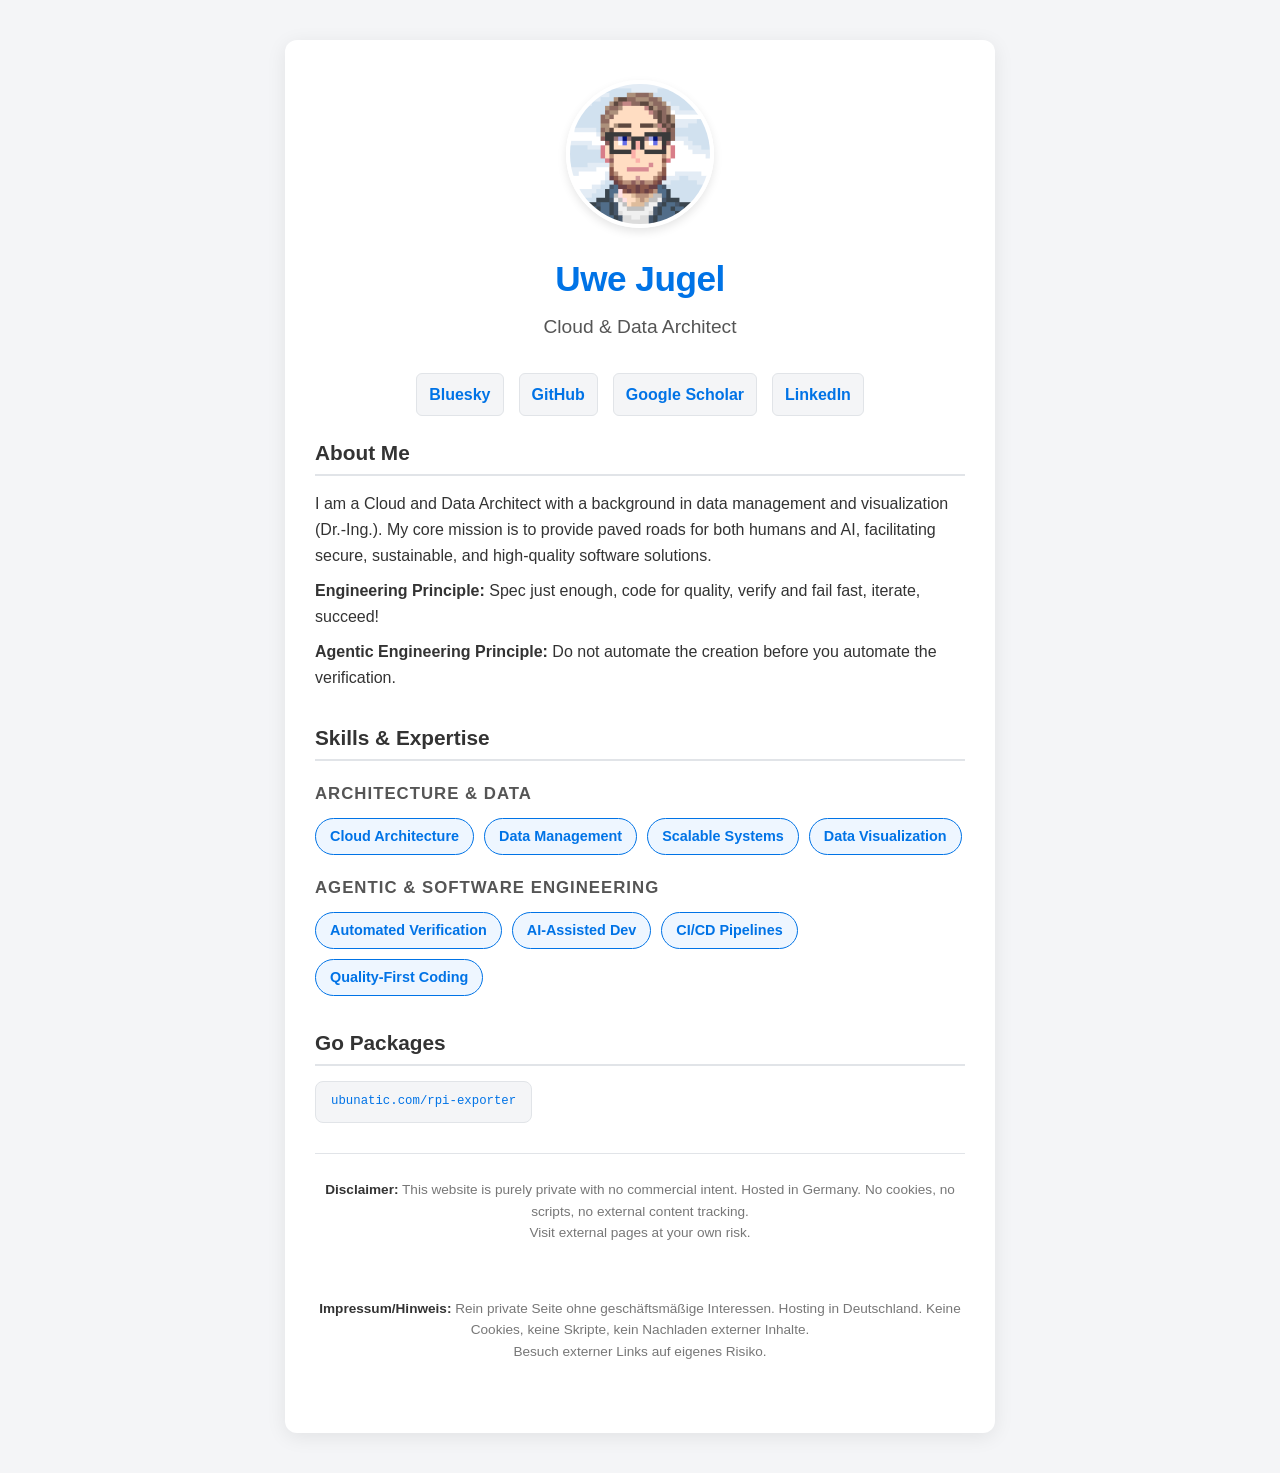
<file: index.html>
<!doctype html>
<html lang="en">
    <head>
        <meta charset="UTF-8" />
        <meta name="viewport" content="width=device-width, initial-scale=1.0" />
        <title>Ubunatic Coding</title>
        <link rel="stylesheet" href="style.css" />
    </head>
    <body>
        <div class="container">
            <header>
                <img
                    src="[data-uri]"
                    alt="Ubunatic Avatar"
                />
                <h1>Uwe Jugel</h1>
                <h2>Cloud & Data Architect</h2>
            </header>

            <div class="social-links">
                <a href="https://bsky.app/profile/ubunatic.com" target="_blank" rel="me noopener">Bluesky</a>
                <a href="https://github.com/ubunatic" target="_blank" rel="me noopener">GitHub</a>
                <a href="https://scholar.google.com/citations?user=Y_O1dGcAAAAJ" target="_blank" rel="noopener">Google Scholar</a>
                <a href="https://www.linkedin.com/in/uwejugel" target="_blank" rel="noopener">LinkedIn</a>
            </div>

            <section id="about">
                <h3>About Me</h3>
                <p>
                    I am a Cloud and Data Architect with a background in data management and visualization (Dr.-Ing.).
                    My core mission is to provide paved roads for both humans and AI, facilitating secure, sustainable, and high-quality software solutions.
                </p>
                <p>
                    <strong>Engineering Principle:</strong> Spec just enough, code for quality, verify and fail fast, iterate, succeed!
                </p>
                <p>
                    <strong>Agentic Engineering Principle:</strong> Do not automate the creation before you automate the verification.
                </p>
            </section>

            <section id="skills">
                <h3>Skills & Expertise</h3>
                <div class="skill-category">
                    <h4>Architecture & Data</h4>
                    <div class="skills-grid">
                        <span class="skill-tag">Cloud Architecture</span>
                        <span class="skill-tag">Data Management</span>
                        <span class="skill-tag">Scalable Systems</span>
                        <span class="skill-tag">Data Visualization</span>
                    </div>
                </div>

                <div class="skill-category">
                    <h4>Agentic & Software Engineering</h4>
                    <div class="skills-grid">
                        <span class="skill-tag">Automated Verification</span>
                        <span class="skill-tag">AI-Assisted Dev</span>
                        <span class="skill-tag">CI/CD Pipelines</span>
                        <span class="skill-tag">Quality-First Coding</span>
                    </div>
                </div>
            </section>

            <section id="go-packages">
                <h3>Go Packages</h3>
                <div class="skills-grid">
                    <a href="https://ubunatic.com/rpi-exporter" class="go-package">ubunatic.com/rpi-exporter</a>
                </div>
            </section>

            <hr />

            <section id="disclaimer">
                <div class="legal-notice">
                    <p class="disclaimer">
                        <span class="lang-en">
                            <strong>Disclaimer:</strong> This website is purely
                            private with no commercial intent. Hosted in
                            Germany. No cookies, no scripts, no external content
                            tracking.<br />
                            Visit external pages at your own risk.
                        </span>
                        <br /><br />
                        <span class="lang-de">
                            <strong>Impressum/Hinweis:</strong> Rein private
                            Seite ohne geschäftsmäßige Interessen. Hosting in
                            Deutschland. Keine Cookies, keine Skripte, kein
                            Nachladen externer Inhalte.<br />
                            Besuch externer Links auf eigenes Risiko.
                        </span>
                    </p>
                </div>
            </section>
        </div>
    </body>
</html>
</file>
<file: style.css>
/* Variables for light/dark mode */
:root {
    --bg-color: #f4f5f7;
    --container-bg: #ffffff;
    --text-color: #333333;
    --text-muted: #555555;
    --text-light: #777777;
    --accent-color: #0073e6;
    --accent-hover: #005bb5;
    --border-color: #e1e4e8;
    --tag-bg: #eef6ff;
    --tag-border: #0073e6;
    --tag-text: #0073e6;
    --shadow: 0 4px 20px rgba(0, 0, 0, 0.08);
}

@media (prefers-color-scheme: dark) {
    :root {
        --bg-color: #121212;
        --container-bg: #1e1e1e;
        --text-color: #e0e0e0;
        --text-muted: #b0b0b0;
        --text-light: #888888;
        --accent-color: #4da3ff;
        --accent-hover: #80bfff;
        --border-color: #333333;
        --tag-bg: #2a3b4c;
        --tag-border: #4da3ff;
        --tag-text: #4da3ff;
        --shadow: 0 4px 20px rgba(0, 0, 0, 0.3);
    }
}

/* Base Styles */
body {
    font-family: -apple-system, BlinkMacSystemFont, "Segoe UI", Roboto, Helvetica, Arial, sans-serif, "Apple Color Emoji", "Segoe UI Emoji", "Segoe UI Symbol";
    margin: 0;
    padding: 0;
    background-color: var(--bg-color);
    color: var(--text-color);
    line-height: 1.6;
    display: flex;
    justify-content: center;
    align-items: center;
    min-height: 100vh;
}

.container {
    max-width: 650px;
    width: 90%;
    margin: 40px auto;
    padding: 40px 30px;
    background: var(--container-bg);
    border-radius: 12px;
    box-shadow: var(--shadow);
}

/* Header */
header {
    text-align: center;
    margin-bottom: 30px;
}

header img {
    border-radius: 50%;
    width: 140px;
    height: 140px;
    object-fit: cover;
    border: 4px solid var(--container-bg);
    box-shadow: 0 4px 10px rgba(0, 0, 0, 0.1);
    margin-bottom: 15px;
}

h1 {
    margin: 0;
    font-size: 2.2em;
    color: var(--accent-color);
    letter-spacing: -0.5px;
}

h2 {
    margin: 5px 0 0 0;
    font-size: 1.2em;
    color: var(--text-muted);
    font-weight: 500;
}

/* Sections */
section {
    margin-bottom: 30px;
}

h3 {
    font-size: 1.3em;
    margin: 0 0 15px 0;
    color: var(--text-color);
    border-bottom: 2px solid var(--border-color);
    padding-bottom: 5px;
}

p {
    margin: 10px 0;
}

/* Typography elements */
strong {
    color: var(--text-color);
}

.label {
    min-width: 10em;
    display: inline-block;
    color: var(--text-muted);
    font-weight: 600;
}

a {
    color: var(--accent-color);
    text-decoration: none;
    transition: color 0.2s ease;
}

a:hover {
    color: var(--accent-hover);
    text-decoration: underline;
}

hr {
    border: none;
    border-top: 1px solid var(--border-color);
    margin: 25px 0;
}

/* Social Links */
.social-links {
    text-align: center;
    margin: 20px 0;
    display: flex;
    flex-wrap: wrap;
    justify-content: center;
    gap: 15px;
}

.social-links a {
    font-weight: bold;
    padding: 8px 12px;
    background: var(--bg-color);
    border-radius: 6px;
    border: 1px solid var(--border-color);
}

.social-links a:hover {
    background: var(--tag-bg);
    text-decoration: none;
}

/* Skills Matrix Styling */
.skills-grid {
    display: flex;
    flex-wrap: wrap;
    gap: 10px;
}

.skill-tag {
    background: var(--tag-bg);
    border: 1px solid var(--tag-border);
    color: var(--tag-text);
    padding: 6px 14px;
    border-radius: 20px;
    font-size: 0.9em;
    font-weight: 600;
    transition: transform 0.2s ease, box-shadow 0.2s ease;
}

.skill-tag:hover {
    transform: translateY(-2px);
    box-shadow: 0 2px 8px rgba(0, 115, 230, 0.2);
}

.skill-category {
    margin-top: 20px;
}

.skill-category h4 {
    font-size: 1.05em;
    margin: 0 0 10px 0;
    color: var(--text-muted);
    text-transform: uppercase;
    letter-spacing: 1px;
}

/* Go Packages */
.go-package {
    display: inline-block;
    background: var(--bg-color);
    border: 1px solid var(--border-color);
    padding: 10px 15px;
    border-radius: 8px;
    font-family: monospace;
    font-size: 0.95em;
}

/* Disclaimer */
.legal-notice {
    text-align: center;
}

.disclaimer {
    font-size: 0.85em;
    color: var(--text-light);
}

.lang-en, .lang-de {
    display: block;
    margin-bottom: 10px;
}
</file>
